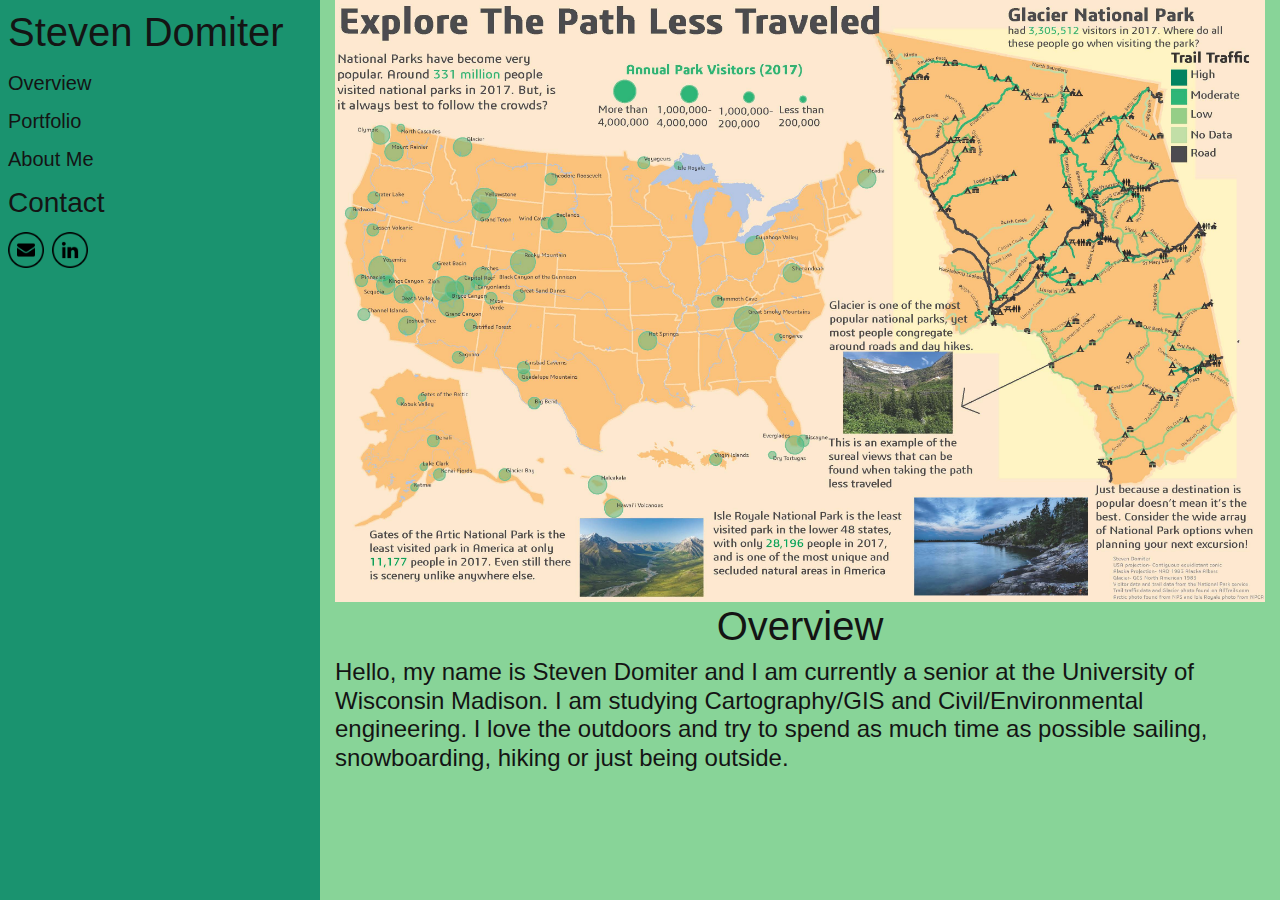
<file: index.html>
<!DOCTYPE html>
<html lang="en">
<head>
    <meta charset="UTF-8">
    <meta name="viewport" content="width=device-width, initial-scale=1.0">
    <title>Steven Domiter</title>
    <link rel="stylesheet" href="./css/bootstrap.min.css">
    <link rel="stylesheet" href="./css/style.css">
</head>
<body>
    <div class="container-fluid">
        <div class="row">
            <div class="col-md-3 px-0">
                <header>
                    <div class="p-2" id="sidebar">
                        <h1>Steven Domiter</h1>
                        <div class="d-flex flex-column">
                            <a href="./index.html" class="sidebar-button">Overview</a>
                            <a href="./portfolio.html" class="sidebar-button">Portfolio</a>
                            <a href="./aboutme.html" class="sidebar-button">About Me</a>
                        </div>
                        <h3 class="mt-2">Contact</h3>
                        <div class="d-flex flex-row">
                            <a href="mailto:domiter@wisc.edu" target="_blank" class="sidebar-button mr-2">
                                <img src="./img/mail.png" alt="Email" height=36px width=36px>
                            </a>
                            <a href="http://www.linkedin.com/in/steven-domiter-a56183153/" target="_blank" class= "sidebar-button">
                                <img src="./img/linkedin.png" alt="LinkedIn" height=36px height=36px>
                            </a>
                        </div>
                    </div>
                </header>
            </div>
            <div class="col">
                <main class="mb-2">
                    <img src="./img/370Final.jpg" class="page-title-image">
                    <h1 class = "page-title" >Overview</h1>
                    <h4>Hello, my name is Steven Domiter and I am currently a senior at the University of Wisconsin Madison. I am studying Cartography/GIS and Civil/Environmental engineering. I love the outdoors and try to spend as much time as possible sailing, snowboarding, hiking or just being outside.</h4>
                </main>
            </div>
        </div>
    </div>
    <script src="./js/bootstrap.min.js"></script>
</body>
</html>
</file>
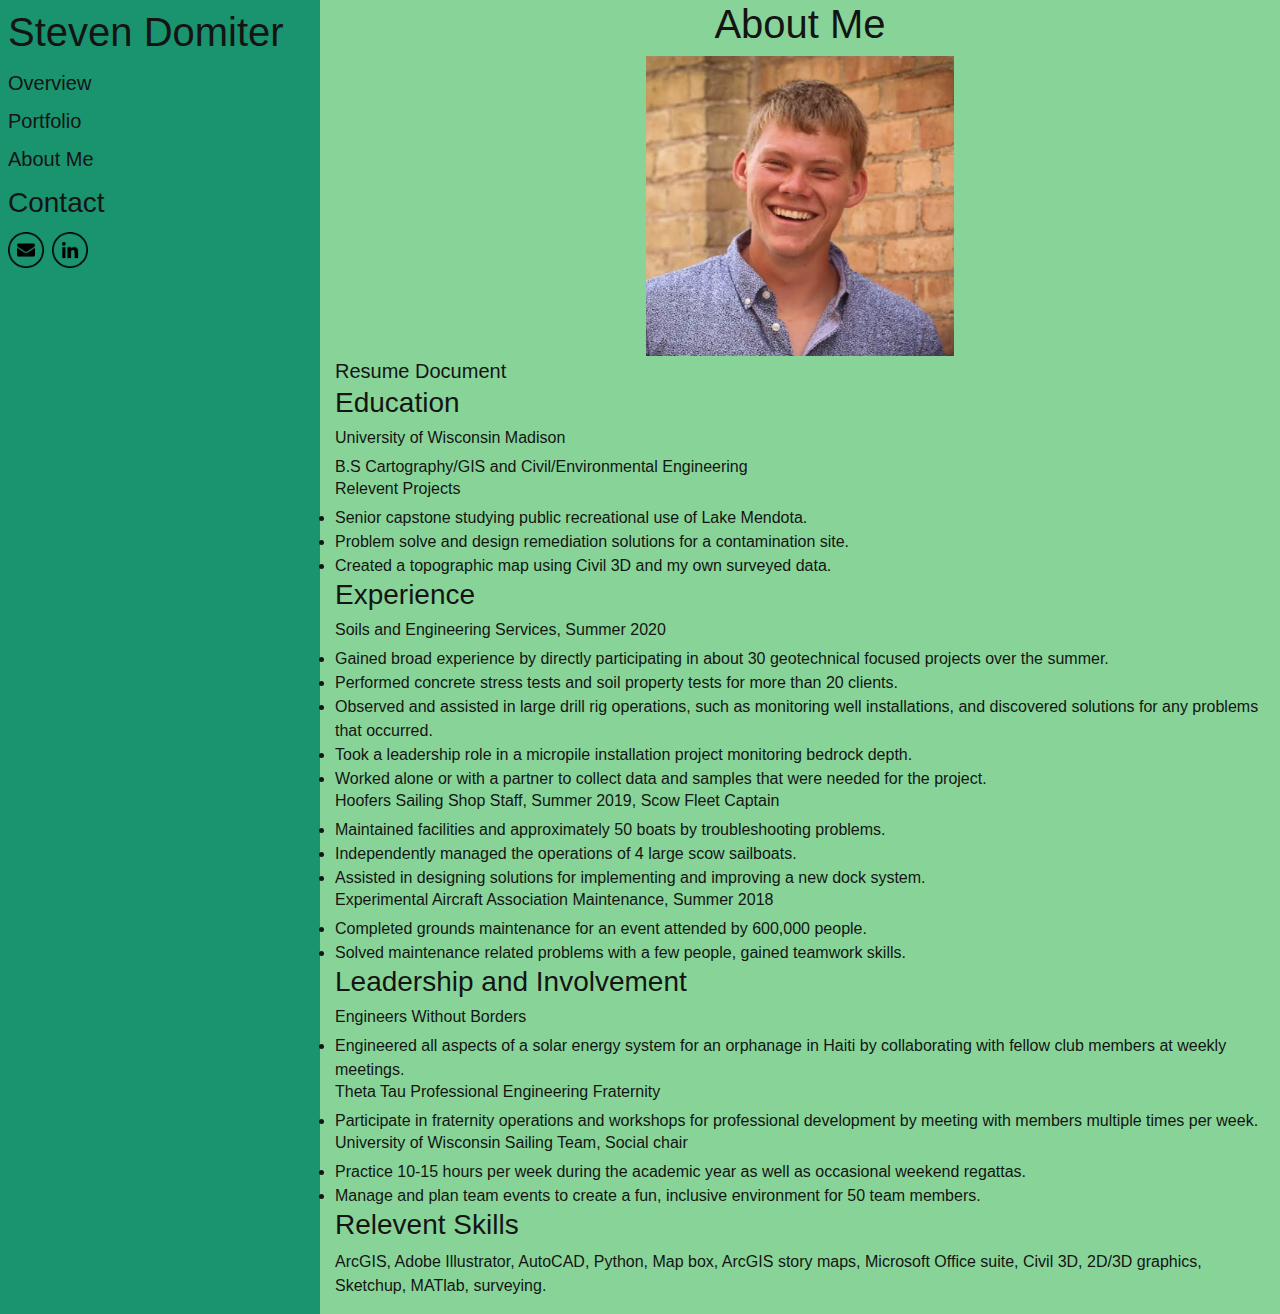
<file: aboutme.html>
<!DOCTYPE html>
<html lang="en">
<head>
    <meta charset="UTF-8">
    <meta name="viewport" content="width=device-width, initial-scale=1.0">
    <title>About Me</title>
    <link rel="stylesheet" href="./css/bootstrap.min.css">
    <link rel="stylesheet" href="./css/style.css">
</head>
<body>
  <div class="container-fluid">
      <div class="row">
        <div class="col-md-3 px-0">
        <header>
            <div class="p-2" id="sidebar">
                <h1>Steven Domiter</h1>
                <div class="d-flex flex-column">
                    <a href="./index.html" class="sidebar-button">Overview</a>
                    <a href="./portfolio.html" class="sidebar-button">Portfolio</a>
                    <a href="./aboutme.html" class="sidebar-button">About Me</a>
                </div>
                <h3 class="mt-2">Contact</h3>
                <div class="d-flex flex-row">
                  <a href="mailto:domiter@wisc.edu" target="_blank" class="sidebar-button mr-2">
                      <img src="./img/mail.png" alt="Email" height=36px width=36px>
                  </a>
                  <a href="http://www.linkedin.com/in/steven-domiter-a56183153/" target="_blank" class= "sidebar-button">
                      <img src="./img/linkedin.png" alt="LinkedIn" height=36px height=36px>
                  </a>
              </div>
            </div>
        </header>
      </div>
      <div class="col">
        <main class="mb-2">
          <h1 class="page-title">About Me</h1>
          <img src="./img/Headshot.PNG" id="headshot">
          <a href="./files/Resume.pdf" target="_blank" class="sidebar-button">Resume Document</a>
          <h3>Education</h3>
            <h6>University of Wisconsin Madison</h6>
                <p1>B.S Cartography/GIS and Civil/Environmental Engineering</p1>
            <h6>Relevent Projects</h6>
                <li>Senior capstone studying public recreational use of Lake Mendota.</li>
                <li>Problem solve and design remediation solutions for a contamination site.</li>
                <li>Created a topographic map using Civil 3D and my own surveyed data.</li>
          <h3>Experience</h3>
            <h6>Soils and Engineering Services, Summer 2020</h6>
                <li>Gained broad experience by directly participating in about 30 geotechnical focused projects over the summer.</li>
                <li>Performed concrete stress tests and soil property tests for more than 20 clients.</li>
                <li>Observed and assisted in large drill rig operations, such as monitoring well installations, and discovered solutions for any problems that occurred.</li>
                <li>Took a leadership role in a micropile installation project monitoring bedrock depth.</li>
                <li>Worked alone or with a partner to collect data and samples that were needed for the project.</li>
            <h6>Hoofers Sailing Shop Staff, Summer 2019, Scow Fleet Captain</h6>
                <li>Maintained facilities and approximately 50 boats by troubleshooting problems.</li>
                <li>Independently managed the operations of 4 large scow sailboats.</li>
                <li>Assisted in designing solutions for implementing and improving a new dock system.</li>
            <h6>Experimental Aircraft Association Maintenance, Summer 2018</h6>
                <li>Completed grounds maintenance for an event attended by 600,000 people.</li>
                <li>Solved maintenance related problems with a few people, gained teamwork skills.</li>
          <h3>Leadership and Involvement</h3>
            <h6>Engineers Without Borders</h6>
                <li>Engineered all aspects of a solar energy system for an orphanage in Haiti by collaborating with fellow club members at weekly meetings.</li>
            <h6>Theta Tau Professional Engineering Fraternity</h6>
                <li>Participate in fraternity operations and workshops for professional development by meeting with members multiple times per week.</li>
            <h6>University of Wisconsin Sailing Team, Social chair</h6>
                <li>Practice 10-15 hours per week during the academic year as well as occasional weekend regattas.</li>
                <li>Manage and plan team events to create a fun, inclusive environment for 50 team members.</li>
          <h3>Relevent Skills</h3>
            <p>ArcGIS, Adobe Illustrator, AutoCAD, Python, Map box, ArcGIS story maps, Microsoft Office suite, Civil 3D, 2D/3D graphics, Sketchup, MATlab, surveying.</p>
        </main>
      </div>
    </div>
  </div>
  <script src="./js/bootstrap.min.js"></script>
</body>
</html>
</file>
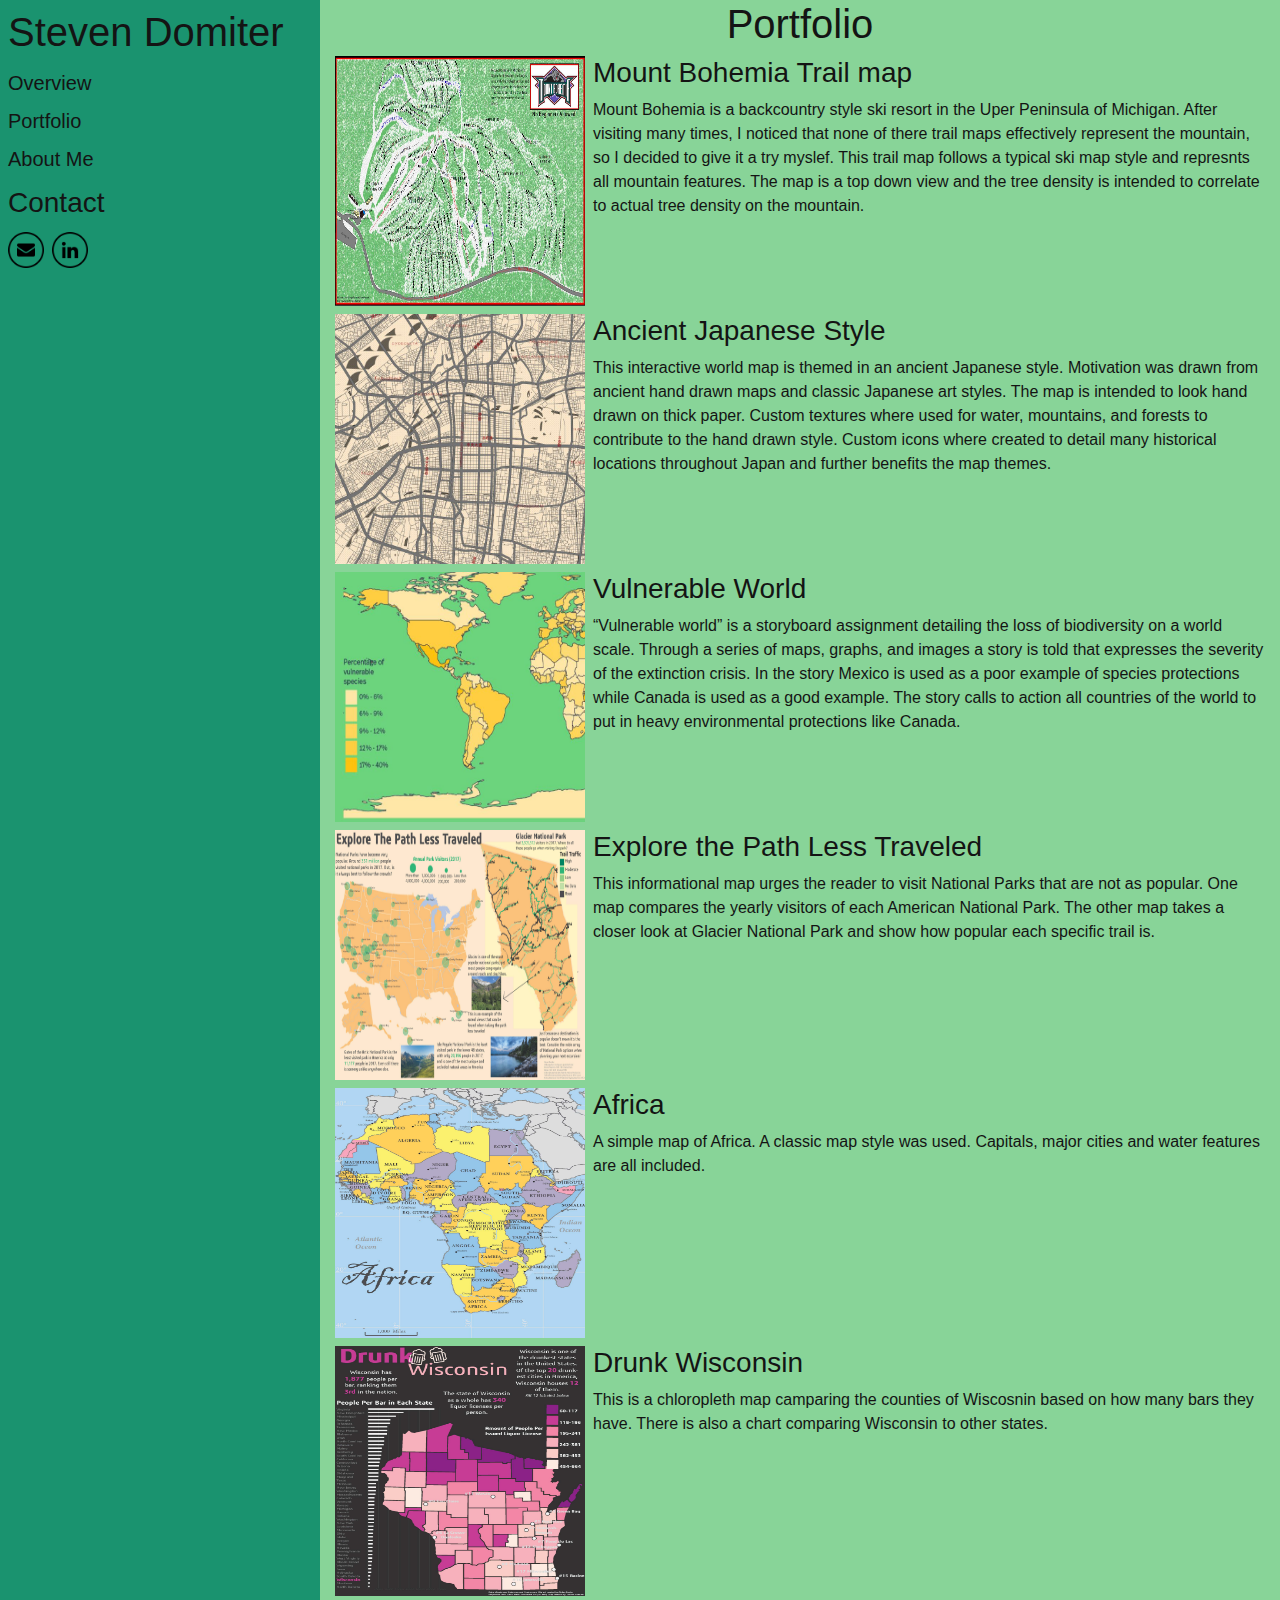
<file: portfolio.html>
<!DOCTYPE html>
<html lang="en">
<head>
    <meta charset="UTF-8">
    <meta name="viewport" content="width=device-width, initial-scale=1.0">
    <title>Portfolio</title>
    <link rel="stylesheet" href="./css/bootstrap.min.css">
    <link rel="stylesheet" href="./css/style.css">
</head>
<body>
    <div class="container-fluid">
        <div class="row">
            <div class="col-md-3 px-0">
            <header>
                <div class="p-2" id="sidebar">
                    <h1>Steven Domiter</h1>
                    <div class="d-flex flex-column">
                        <a href="./index.html" class="sidebar-button">Overview</a>
                        <a href="./portfolio.html" class="sidebar-button">Portfolio</a>
                        <a href="./aboutme.html" class="sidebar-button">About Me</a>
                    </div>
                    <h3 class="mt-2">Contact</h3>
                    <div class="d-flex flex-row">
                        <a href="mailto:domiter@wisc.edu" target="_blank" class="sidebar-button mr-2">
                            <img src="./img/mail.png" alt="Email" height=36px width=36px>
                        </a>
                        <a href="http://www.linkedin.com/in/steven-domiter-a56183153/" target="_blank" class= "sidebar-button">
                            <img src="./img/linkedin.png" alt="LinkedIn" height=36px height=36px>
                        </a>
                    </div>
                </div>
            </header>
            </div>
            <div class="col">
                <main>
                <h1 class="page-title">Portfolio</h1>
                <div class="d-flex mb-2">
                    <div>
                        <a href= "./files/572Final_Domiter.pdf" target = "_blank"><img src="./img/572Final.JPG" height="250px" width="250px"></a>
                    </div>
                    <div class="ml-2">
                        <h3>Mount Bohemia Trail map</h3>
                        <p>Mount Bohemia is a backcountry style ski resort in the Uper Peninsula of Michigan. After visiting many times, I noticed that none of there trail maps effectively represent the mountain, so I decided to give it a try myslef. This trail map follows a typical ski map style and represnts all mountain features. The map is a top down view and the tree density is intended to correlate to actual tree density on the mountain. </p>
                    </div>
                </div>
                    <div class="d-flex mb-2">
                        <div>
                            <a href="https://api.mapbox.com/styles/v1/stevendomiter/ckgsunk5b1z2a19mlegjkdf0n.html?fresh=true&title=view&access_token=pk.eyJ1Ijoic3RldmVuZG9taXRlciIsImEiOiJja2YydTZjeGoyY3JpMnpsOWV0aW1lbGFkIn0.xfUBpUvVwkUT2BO5DzSCpQ#12.66/34.68685/135.51303" target ="_blank"><img src="./img/Lab2_572.JPG" height="250px" width="250px"></a>
                        </div>
                        <div class="ml-2">
                            <h3>Ancient Japanese Style</h3>
                            <p>This interactive world map is themed in an ancient Japanese style. Motivation was drawn from ancient hand drawn maps and classic Japanese art styles. The map is intended to look hand drawn on thick paper. Custom textures where used for water, mountains, and forests to contribute to the hand drawn style. Custom icons where created to detail many historical locations throughout Japan and further benefits the map themes.</p>
                        </div>
                    </div>
                    <div class="portfolio-item">
                        <div>
                            <a href="https://storymaps.arcgis.com/stories/4b78bf46e7794d3d81e977b17f74751b" target ="_blank"> <img src="./img/Lab1_572.JPG" height="250px" width="250px" ></a>
                        </div>
                        <div class="ml-2">
                            <h3>Vulnerable World</h3>
                            <p>“Vulnerable world” is a storyboard assignment detailing the loss of biodiversity on a world scale. Through a series of maps, graphs, and images a story is told that expresses the severity of the extinction crisis. In the story Mexico is used as a poor example of species protections while Canada is used as a good example. The story calls to action all countries of the world to put in heavy environmental protections like Canada.</p>
                        </div>
                    </div>
                    <div class="portfolio-item">
                        <div>
                            <a href="./files/370Final.pdf" target ="_blank"> <img src="./img/370Final.jpg" height="250px" width="250px" ></a>
                        </div>
                        <div class="ml-2">
                            <h3>Explore the Path Less Traveled</h3>
                            <p>This informational map urges the reader to visit National Parks that are not as popular. One map compares the yearly visitors of each American National Park. The other map takes a closer look at Glacier National Park and show how popular each specific trail is.</p>
                        </div>
                    </div>
                    <div class="portfolio-item">
                        <div>
                            <a href="./files/370Lab2.pdf" target ="_blank"> <img src="./img/370Lab2.jpg" height="250px" width="250px" ></a>
                        </div>
                        <div class="ml-2">
                            <h3>Africa</h3>
                            <p>A simple map of Africa. A classic map style was used. Capitals, major cities and water features are all included.</p>
                        </div>
                    </div>
                    <div class="portfolio-item">
                        <div>
                            <a href="./files/370Lab3.pdf" target ="_blank"> <img src="./img/370Lab3.jpg" height="250px" width="250px" ></a>
                        </div>
                        <div class="ml-2">
                            <h3>Drunk Wisconsin</h3>
                            <p>This is a chloropleth map camparing the counties of Wiscosnin based on how many bars they have. There is also a chart comparing Wisconsin to other states.</p>
                        </div>
                    </div>
                </main>
            </div>
        </div>
    </div>
    <script src="./js/bootstrap.min.js"></script>
</body>
</html>
</file>
<file: css/style.css>
html, body {
  height: 100%;
  width: 100%;
}
body {
  color: #141414;
  background-color: #88D498 ;
}
.page-title {
  text-align: center;
}

.page-title-image {
  display: block;
  margin-left: auto;
  margin-right: auto;
  width: 100%;
  max-width: 300 px; 
}
.sidebar-button {
  padding-top: 4px;
  padding-bottom: 4px;
  color:inherit;
  font-size: 20px;
}

.sidebar-button:hover {
  color:inherit;
}

#headshot {
  height: 300px;
  display: block;
  margin-left: auto;
  margin-right: auto;
}

#sidebar {
  background-color: #1A936F ;
}

@media (min-width: 576px) {}
@media (min-width: 768px) {
  header {
    height: max(100vh, 100%);
  }
  #sidebar {
    min-height: 100%;
  }
  .portfolio-item {
    display: flex;
    flex-direction: row;
    margin-bottom: 8px; 
  }
}
@media (min-width: 992px) {}
@media (min-width: 1200px) {}
</file>
